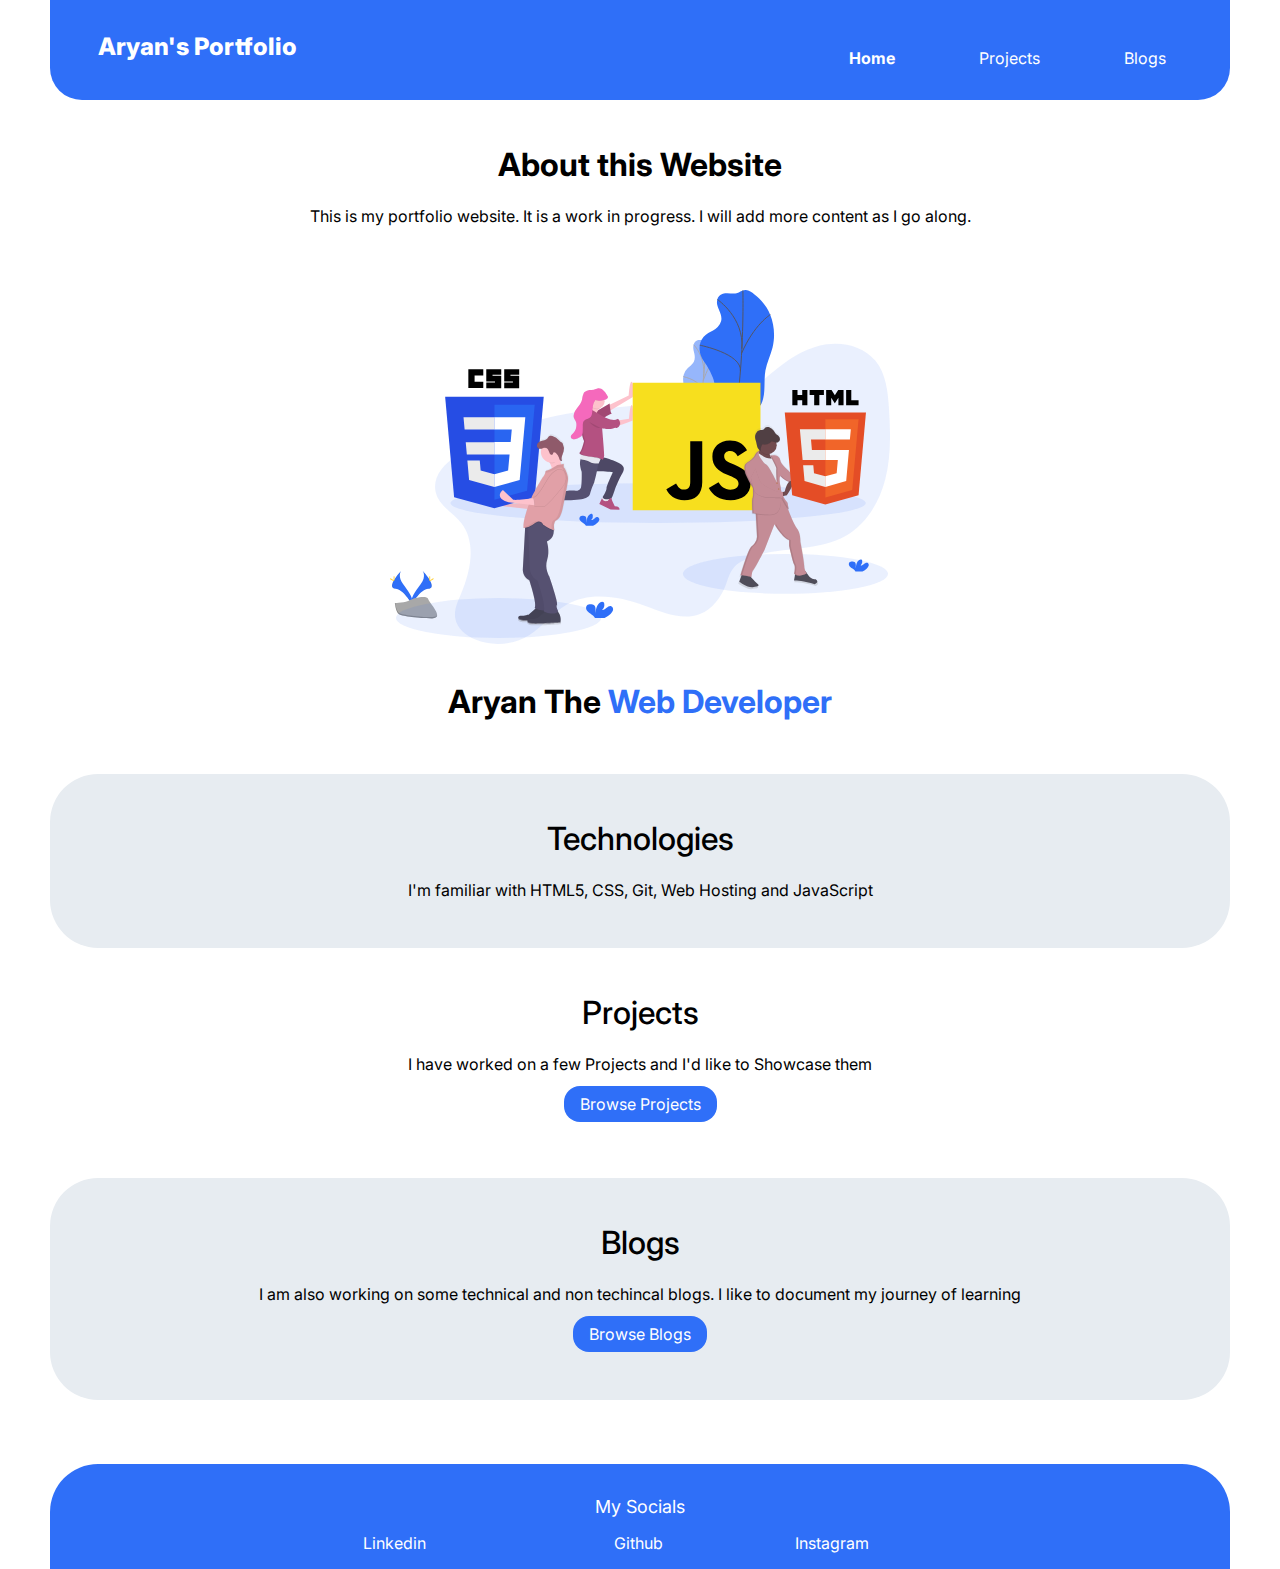
<file: index.html>
<!DOCTYPE html>
<html lang="en">

<head>
    <meta charset="UTF-8">
    <meta http-equiv="X-UA-Compatible" content="IE=edge">
    <meta name="viewport" content="width=device-width, initial-scale=1.0">
    <link href="styles.css" rel="stylesheet"/>
    <title>Aryan's Portfolio</title>
</head>

<body>
    <nav class="navigation container">
        <div class="nav-brand">Aryan's Portfolio</div>
        <ul class="list-non-bullet nav-options">
            <li class="list-item-inline"><a class="link link-active" href="/">Home</a></li>
            <li class="list-item-inline"><a class="link" href="/">Projects</a></li>
            <li class="list-item-inline"><a class="link" href="/">Blogs</a></li>
        </ul>
    </nav>

    <main class="intro">
        <h1>About this Website</h1>
        <p>This is my portfolio website. It is a work in progress. I will add more content as I go along.</p>
    </main>

    <header class="pic">
        <img class="pic-img" src="images/image1.svg">
        <h1 class="pic-heading">Aryan The <span class="heading-inverted">Web Developer</span></h1>
    </header>

    <section class="section">
        <div>
            <h1>Technologies</h1>
            <p>I'm familiar with HTML5, CSS, Git, Web Hosting and JavaScript</p>
        </div>
    </section>
    <section class="section-two">
        <div>
             <h1>Projects</h1>
             <p class="projects-para">I have worked on a few Projects and I'd like to Showcase them</p>
            <a class="browse-projects" href=""> Browse Projects</a>
        </div>
    </section>
    <section class="section-three">
        <div>
             <h1>Blogs</h1>
             <p class="blogs-para">I am also working on some technical and non techincal blogs. I like to document my journey of learning</p>
            <a class="browse-blogs" href=""> Browse Blogs</a>
        </div>
    </section>

    <footer class="footer">
        <div class="footer-header">My Socials</div>
        <ul class="list-non-bullet footer-options">
            <li class="list-item-inline"><a class="link1" href="https://www.linkedin.com/in/aryan-mane-56374824a/">Linkedin</a></li>
            <li class="list-item-inline"><a class="link2" href="https://github.com/aryanxvz">Github</a></li>
            <li class="list-item-inline"><a class="link3" href="https://www.instagram.com/aryanxvz/">Instagram</a></li>
        </ul>
    </footer>
</body>

</html>
</file>
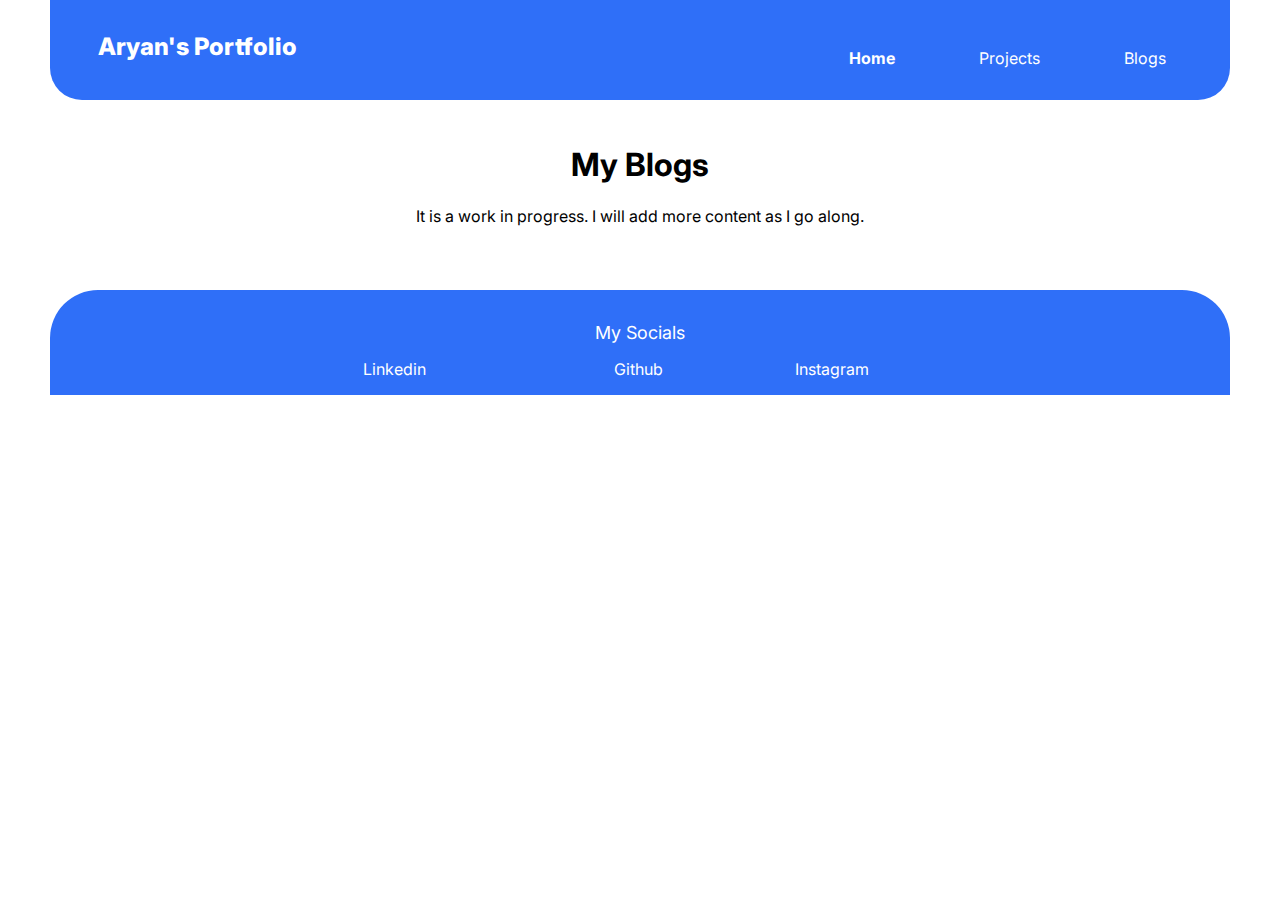
<file: blogs.html>
<!DOCTYPE html>
<html lang="en">

<head>
    <meta charset="UTF-8">
    <meta http-equiv="X-UA-Compatible" content="IE=edge">
    <meta name="viewport" content="width=device-width, initial-scale=1.0">
    <link href="styles.css" rel="stylesheet"/>
    <title>Aryan's Portfolio</title>
</head>

<body>
    <nav class="navigation container">
        <div class="nav-brand">Aryan's Portfolio</div>
        <ul class="list-non-bullet nav-options">
            <li class="list-item-inline"><a class="link link-active" href="index.html">Home</a></li>
            <li class="list-item-inline"><a class="link" href="projects.html">Projects</a></li>
            <li class="list-item-inline"><a class="link" href="blogs.html">Blogs</a></li>
        </ul>
    </nav>

    <main class="intro">
        <h1>My Blogs</h1>
        <p>It is a work in progress. I will add more content as I go along.
        </p>
    </main>


    <footer class="footer">
        <div class="footer-header">My Socials</div>
        <ul class="list-non-bullet footer-options">
            <li class="list-item-inline"><a class="link1" href="https://www.linkedin.com/in/aryan-mane-56374824a/">Linkedin</a></li>
            <li class="list-item-inline"><a class="link2" href="https://github.com/aryanxvz">Github</a></li>
            <li class="list-item-inline"><a class="link3" href="https://www.instagram.com/aryanxvz/">Instagram</a></li>
        </ul>
    </footer>
</body>

</html>
</file>
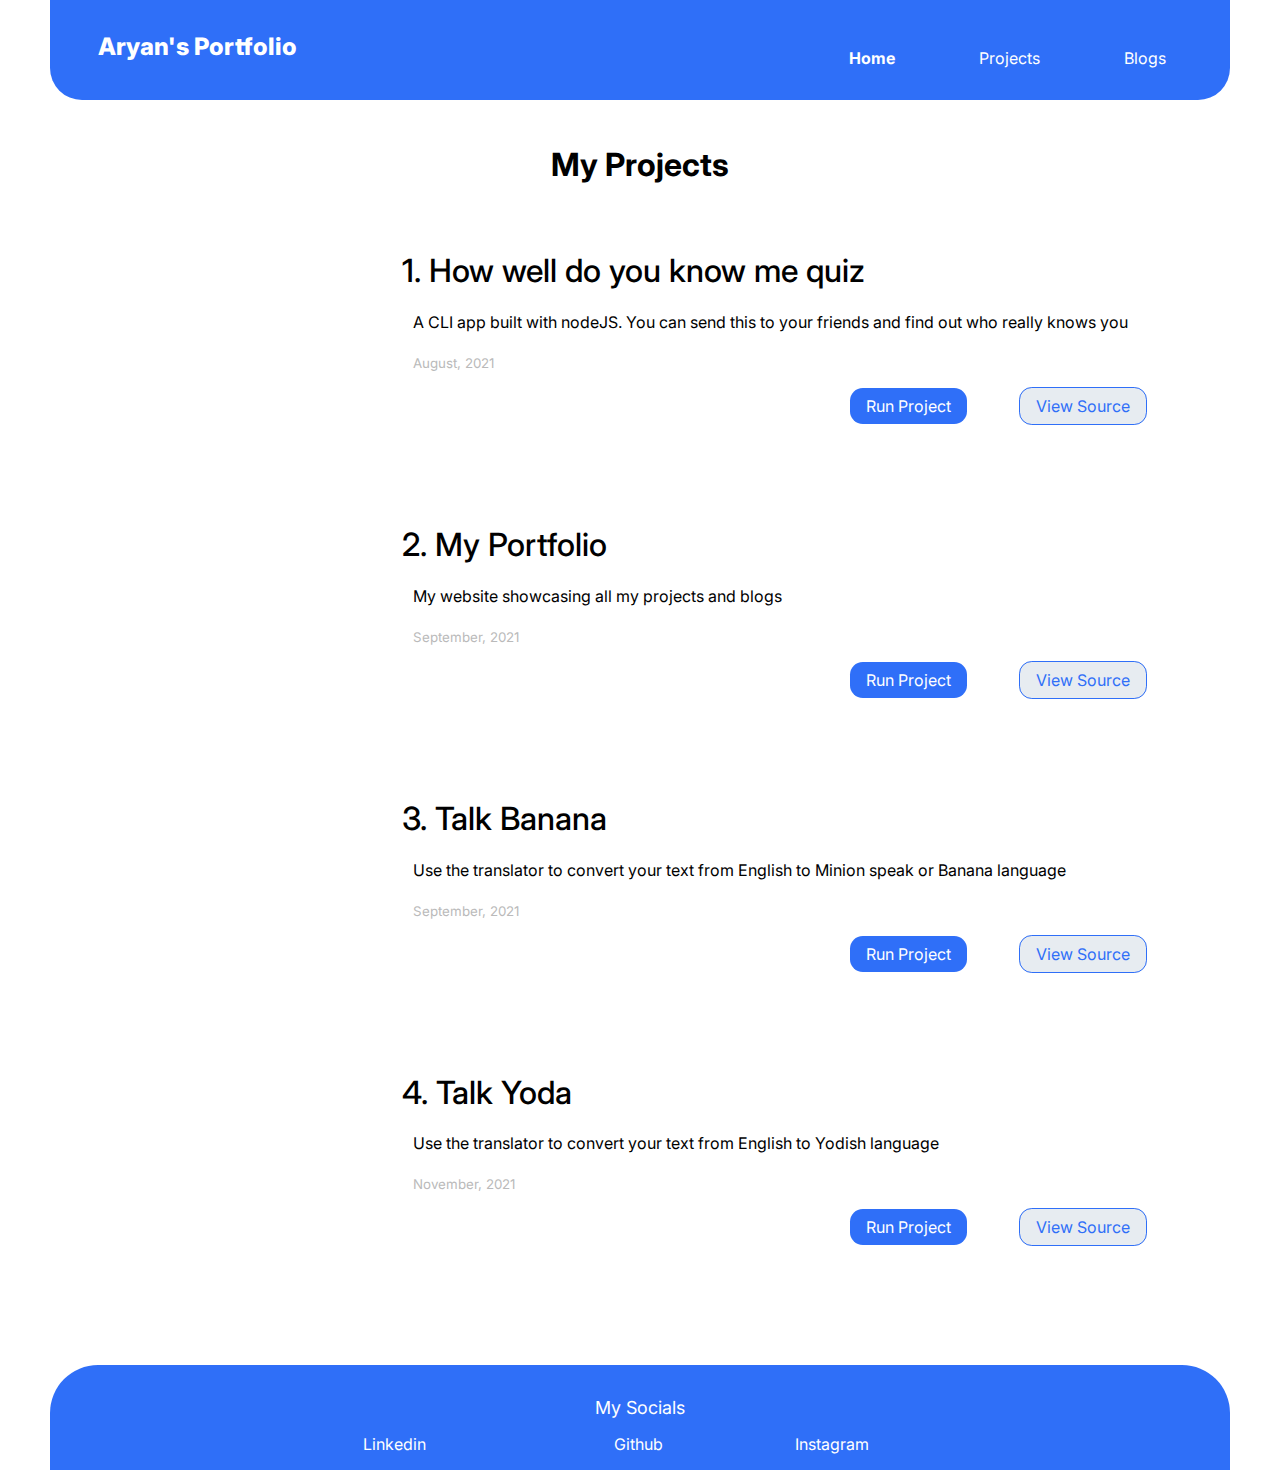
<file: projects.html>
<!DOCTYPE html>
<html lang="en">

<head>
    <meta charset="UTF-8">
    <meta http-equiv="X-UA-Compatible" content="IE=edge">
    <meta name="viewport" content="width=device-width, initial-scale=1.0">
    <link href="styles.css" rel="stylesheet"/>
    <title>Aryan's Portfolio</title>
</head>

<body>
    <nav class="navigation container">
        <div class="nav-brand">Aryan's Portfolio</div>
        <ul class="list-non-bullet nav-options">
            <li class="list-item-inline"><a class="link link-active" href="index.html">Home</a></li>
            <li class="list-item-inline"><a class="link" href="projects.html">Projects</a></li>
            <li class="list-item-inline"><a class="link" href="blogs.html">Blogs</a></li>
        </ul>
    </nav>

    <main class="intro">
        <h1>My Projects</h1>
    </main>

    <section class="project-section">
        <div>
             <h1>1. How well do you know me quiz</h1>
             <p class="project-para">A CLI app built with nodeJS. You can send this to your friends and find out who really knows you<br><br>
            <small>August, 2021</small></p>
             
            <a class="run-project" href="https://replit.com/@aryanxvz/quiz1#index.js?embed=1&output=1">Run Project</a>
            <a class="view-project" href="https://github.com/aryanxvz/quiz">View Source</a>
        </div>
    </section>

    <section class="project-section">
        <div>
             <h1>2. My Portfolio</h1>
             <p class="project-para">My website showcasing all my projects and blogs<br><br>
            <small>September, 2021</small></p>
            <a class="run-project" href="/">Run Project</a>
            <a class="view-project" href="https://github.com/aryanxvz/portfolio">View Source</a>
        </div>
    </section>

    <section class="project-section">
        <div>
             <h1>3. Talk Banana</h1>
             <p class="project-para">Use the translator to convert your text from English to Minion speak or Banana language<br><br>
            <small>September, 2021</small></p>
            <a class="run-project" href="https://aryanxvztalkbanana.netlify.app/">Run Project</a>
            <a class="view-project" href="https://github.com/aryanxvz/banana-speak">View Source</a>
        </div>
    </section>

    <section class="project-section">
        <div>
             <h1>4. Talk Yoda</h1>
             <p class="project-para">Use the translator to convert your text from English to Yodish language<br><br>
            <small>November, 2021</small></p>
            <a class="run-project" href="https://aryanxvztalkyoda.netlify.app/">Run Project</a>
            <a class="view-project" href="https://github.com/aryanxvz/talkyoda">View Source</a>
        </div>
    </section>


    <footer class="footer">
        <div class="footer-header">My Socials</div>
        <ul class="list-non-bullet footer-options">
            <li class="list-item-inline"><a class="link1" href="https://www.linkedin.com/in/aryan-mane-56374824a/">Linkedin</a></li>
            <li class="list-item-inline"><a class="link2" href="https://github.com/aryanxvz">Github</a></li>
            <li class="list-item-inline"><a class="link3" href="https://www.instagram.com/aryanxvz/">Instagram</a></li>
        </ul>
    </footer>
</body>

</html>
</file>
<file: styles.css>
@import url("https://fonts.googleapis.com/css2?family=Inter:wght@600&display=swap");

:root {
  --primary-color: #2f6ff8;
  --off-white-color: #e7ecf1;
  --gray-color: #bababa;
}

body {
  font-family: "Inter", sans-serif;
  margin-top: 0%;
  margin-left: 50px;
  margin-right: 50px;
  background-color: white;
}

hr {
  margin: 0rem;
}

.container {
  padding: 0rem 5rem;
}

.container-center {
  max-width: 600px;
  margin: 0 auto;
}

.list-non-bullet {
  list-style: none;
  padding-inline-start: 0px;
  margin-bottom: 0rem;
}

.list-item-inline {
  display: inline;
  padding: 0rem 1rem;
  margin-right: 3rem;
}

.navigation {
  display: flex;
  justify-content: space-between;
  padding: 2rem 0rem;
  border-bottom-left-radius: 2em;
  border-bottom-right-radius: 2rem;
  background-color: var(--primary-color);
}

.navigation .nav-brand {
  font-weight: 800;
  font-size: 1.5rem;
  color: white;
  padding-left: 3rem;
}

.link {
  box-sizing: border-box;
  text-decoration: none;
  color: white;
}

.navigation .link-active {
  font-weight: bolder;
}

.navigation .link {
  color: white;
  padding-bottom: 0rem;
}

.intro {
  text-align: center;
  padding-top: 1.5rem;
}

.pic .pic-img {
  margin: auto;
  display: block;
  max-width: 80%;
  width: 500px;
  padding: 3rem 2rem 1rem 2rem;
}

.pic .pic-heading {
  text-align: center;
  font-weight: bold;
  padding-bottom: 2rem;
}

.pic .pic-heading .heading-inverted {
  color: var(--primary-color);
}

.section {
  padding-top: 1.5rem;
  padding-bottom: 2rem;
  border-bottom-left-radius: 3rem;
  border-bottom-right-radius: 3rem;
  border-top-right-radius: 3rem;
  border-top-left-radius: 3rem;
  background-color: var(--off-white-color);
}

.section h1 {
  text-align: center;
  font-weight: 500;
}

.section p {
  text-align: center;
}

.section-two {
  padding: 2rem;
  text-align: center;
  padding-top: 1.5rem;
  padding-bottom: 4rem;
}

.section-two h1 {
  text-align: center;
  font-weight: 500;
}

.section-three {
  padding-top: 1.5rem;
  padding-bottom: 3.5rem;
  text-align: center;
  border-bottom-left-radius: 3rem;
  border-bottom-right-radius: 3rem;
  border-top-right-radius: 3rem;
  border-top-left-radius: 3rem;
  background-color: var(--off-white-color);
}

.section-three h1 {
  text-align: center;
  font-weight: 500;
}

.footer.link {
  color: white;
}

.footer {
  align-items: bottom;
  text-align: center;
  margin-top: 4rem;
  background-color: #2f6ff8;
  color: white;
  border-top-right-radius: 3rem;
  border-top-left-radius: 3rem;
  padding: 2rem 2rem 1rem 2rem;
  margin-bottom: -1rem;
}

.footer .footer-header {
  text-align: center;
  font-size: large;
}

.footer ul {
  padding-inline-start: 0px;
  color: white;
}

.link1 {
  color: white;
  text-decoration: none;
}
.link2 {
  padding-right: 3rem;
  padding-left: 6.5rem;
  color: white;
  text-decoration: none;
}
.link3 {
  color: white;
  text-decoration: none;
}

.section-two .browse-projects {
  padding: 0.5rem 1rem;
  border-radius: 1rem;
  background-color: var(--primary-color);
  color: white;
  text-decoration: none;
}

.section-three .browse-blogs {
  padding: 0.5rem 1rem;
  border-radius: 1rem;
  background-color: var(--primary-color);
  color: white;
  text-decoration: none;
}

.section-two .projects-para {
  padding-bottom: 0.25rem;
}
.section-three .blogs-para {
  padding-bottom: 0.25rem;
}

/* project tab */

.project-section {
  padding: 2rem;
  text-align: left;
  margin-left: 20rem;
  padding-top: 1.5rem;
  padding-bottom: 4rem;
}
.project-section h1 {
  font-weight: 500;
}
.project-section p {
  margin-left: 0.7rem;
  margin-bottom: 1.5rem;
}
.project-section .run-project {
  padding: 0.5rem 1rem;
  margin-left: 28rem;
  border-radius: 0.8rem;
  background-color: var(--primary-color);
  color: white;
  text-decoration: none;
}
.project-section .view-project {
  padding: 0.5rem 1rem;
  margin-left: 3rem;
  border-radius: 0.8rem;
  background-color: var(--off-white-color);
  border: 1px solid var(--primary-color);
  color: var(--primary-color);
  text-decoration: none;
}
.project-section small {
  margin-left: 0rem;
  color: #bababa;
}
</file>
